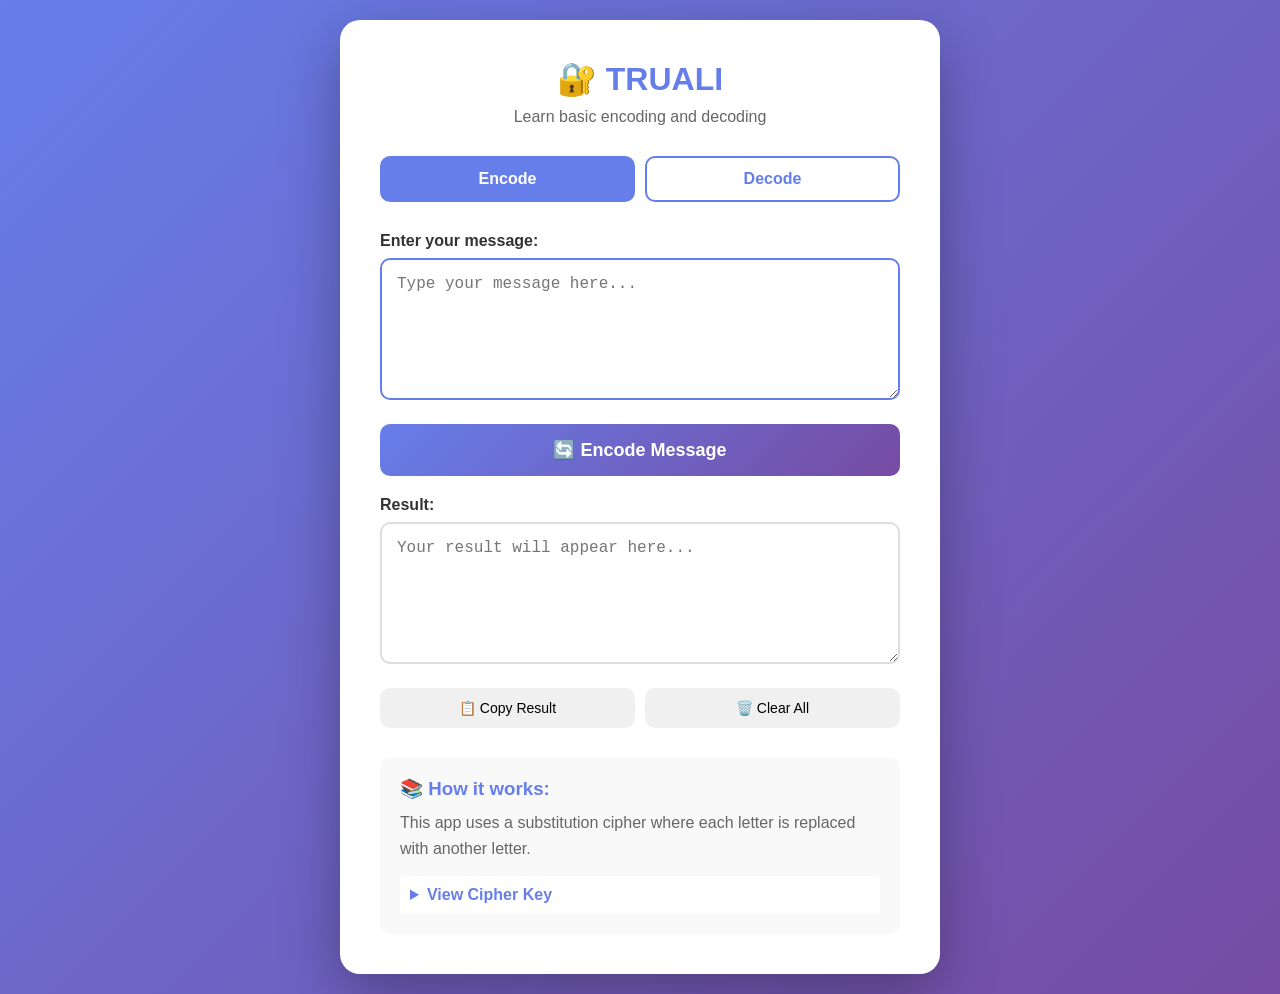
<file: index.html>
<!DOCTYPE html>
<html lang="en">
<head>
    <meta charset="UTF-8">
    <meta name="viewport" content="width=device-width, initial-scale=1.0">
    <title>TRUALI - Cipher Learning Tool</title>
    <link rel="stylesheet" href="style.css">
</head>
<body>
    <div class="container">
        <h1>🔐 TRUALI</h1>
        <p class="subtitle">Learn basic encoding and decoding</p>
        
        <div class="mode-selector">
            <button id="encodeBtn" class="mode-btn active">Encode</button>
            <button id="decodeBtn" class="mode-btn">Decode</button>
        </div>

        <div class="input-section">
            <label for="inputText">Enter your message:</label>
            <textarea id="inputText" placeholder="Type your message here..." rows="6"></textarea>
        </div>

        <button id="processBtn" class="process-btn">🔄 Encode Message</button>

        <div class="output-section">
            <label for="outputText">Result:</label>
            <textarea id="outputText" placeholder="Your result will appear here..." rows="6" readonly></textarea>
        </div>

        <div class="actions">
            <button id="copyBtn" class="action-btn">📋 Copy Result</button>
            <button id="clearBtn" class="action-btn">🗑️ Clear All</button>
        </div>

        <div class="cipher-info">
            <h3>📚 How it works:</h3>
            <p>This app uses a substitution cipher where each letter is replaced with another letter.</p>
            <details>
                <summary>View Cipher Key</summary>
                <div class="cipher-key">
                    A→Y | B→Z | C→A | D→B | E→C | F→D | G→E | H→F | I→G | J→H<br>
                    K→I | L→J | M→K | N→L | O→M | P→N | Q→O | R→P | S→Q | T→R<br>
                    U→S | V→T | W→U | X→V | Y→W | Z→X
                </div>
            </details>
        </div>
    </div>

    <script src="app.js"></script>
</body>
</html>
</file>
<file: style.css>
* {
    margin: 0;
    padding: 0;
    box-sizing: border-box;
}

body {
    font-family: 'Segoe UI', Tahoma, Geneva, Verdana, sans-serif;
    background: linear-gradient(135deg, #667eea 0%, #764ba2 100%);
    min-height: 100vh;
    padding: 20px;
    display: flex;
    justify-content: center;
    align-items: center;
}

.container {
    background: white;
    border-radius: 20px;
    padding: 40px;
    max-width: 600px;
    width: 100%;
    box-shadow: 0 20px 60px rgba(0, 0, 0, 0.3);
}

h1 {
    color: #667eea;
    text-align: center;
    margin-bottom: 10px;
    font-size: 2em;
}

.subtitle {
    text-align: center;
    color: #666;
    margin-bottom: 30px;
}

.mode-selector {
    display: flex;
    gap: 10px;
    margin-bottom: 30px;
}

.mode-btn {
    flex: 1;
    padding: 12px;
    border: 2px solid #667eea;
    background: white;
    color: #667eea;
    border-radius: 10px;
    font-size: 16px;
    font-weight: bold;
    cursor: pointer;
    transition: all 0.3s;
}

.mode-btn:hover {
    background: #f0f0f0;
}

.mode-btn.active {
    background: #667eea;
    color: white;
}

.input-section, .output-section {
    margin-bottom: 20px;
}

label {
    display: block;
    margin-bottom: 8px;
    color: #333;
    font-weight: bold;
}

textarea {
    width: 100%;
    padding: 15px;
    border: 2px solid #ddd;
    border-radius: 10px;
    font-size: 16px;
    font-family: 'Courier New', monospace;
    resize: vertical;
    transition: border-color 0.3s;
}

textarea:focus {
    outline: none;
    border-color: #667eea;
}

.process-btn {
    width: 100%;
    padding: 15px;
    background: linear-gradient(135deg, #667eea 0%, #764ba2 100%);
    color: white;
    border: none;
    border-radius: 10px;
    font-size: 18px;
    font-weight: bold;
    cursor: pointer;
    margin-bottom: 20px;
    transition: transform 0.2s;
}

.process-btn:hover {
    transform: translateY(-2px);
}

.process-btn:active {
    transform: translateY(0);
}

.actions {
    display: flex;
    gap: 10px;
    margin-bottom: 30px;
}

.action-btn {
    flex: 1;
    padding: 12px;
    background: #f0f0f0;
    border: none;
    border-radius: 10px;
    font-size: 14px;
    cursor: pointer;
    transition: background 0.3s;
}

.action-btn:hover {
    background: #e0e0e0;
}

.cipher-info {
    background: #f9f9f9;
    padding: 20px;
    border-radius: 10px;
    margin-top: 20px;
}

.cipher-info h3 {
    color: #667eea;
    margin-bottom: 10px;
}

.cipher-info p {
    color: #666;
    line-height: 1.6;
}

details {
    margin-top: 15px;
}

summary {
    cursor: pointer;
    color: #667eea;
    font-weight: bold;
    padding: 10px;
    background: white;
    border-radius: 5px;
}

.cipher-key {
    margin-top: 10px;
    padding: 15px;
    background: white;
    border-radius: 5px;
    font-family: 'Courier New', monospace;
    font-size: 14px;
    line-height: 1.8;
}

@media (max-width: 600px) {
    .container {
        padding: 20px;
    }
    
    h1 {
        font-size: 1.5em;
    }
}
</file>
